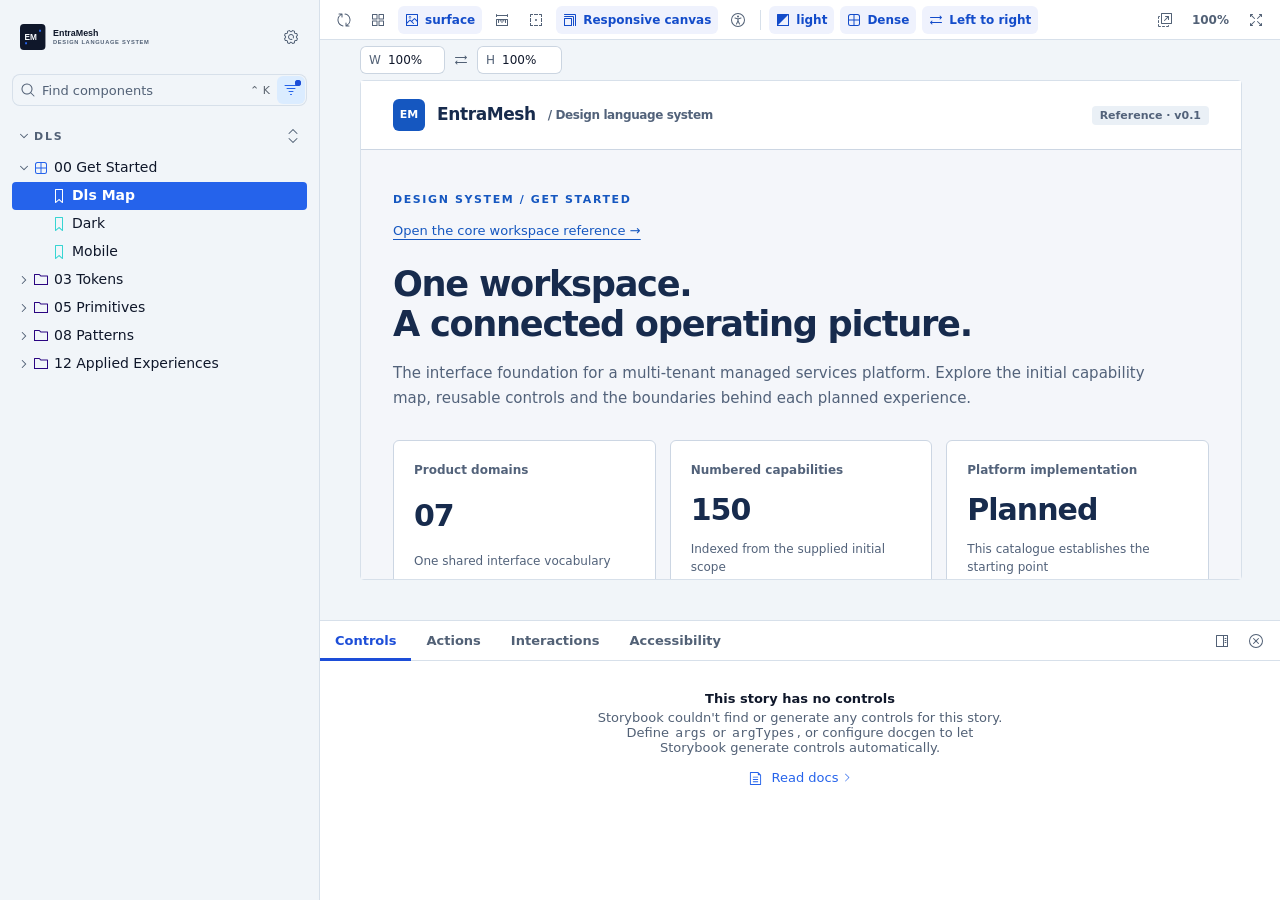
<file: index.html>
<!DOCTYPE html>
<html lang="en">
  <head>
    <meta charset="utf-8" />

    <title>storybook - Storybook</title>
    <meta name="viewport" content="width=device-width, initial-scale=1" />

    
    <link rel="icon" type="image/svg+xml" href="./favicon.svg" />
    
    <style>
      @font-face {
        font-family: 'Nunito Sans';
        font-style: normal;
        font-weight: 400;
        font-display: swap;
        src: url('./sb-common-assets/nunito-sans-regular.woff2') format('woff2');
      }

      @font-face {
        font-family: 'Nunito Sans';
        font-style: italic;
        font-weight: 400;
        font-display: swap;
        src: url('./sb-common-assets/nunito-sans-italic.woff2') format('woff2');
      }

      @font-face {
        font-family: 'Nunito Sans';
        font-style: normal;
        font-weight: 700;
        font-display: swap;
        src: url('./sb-common-assets/nunito-sans-bold.woff2') format('woff2');
      }

      @font-face {
        font-family: 'Nunito Sans';
        font-style: italic;
        font-weight: 700;
        font-display: swap;
        src: url('./sb-common-assets/nunito-sans-bold-italic.woff2') format('woff2');
      }
    </style>

    <link href="./sb-manager/runtime.js" rel="modulepreload" />

    
    <link href="./sb-addons/storybook-core-server-presets-0/common-manager-bundle.js" rel="modulepreload" />
    
    <link href="./sb-addons/a11y-1/manager-bundle.js" rel="modulepreload" />
    
    <link href="./sb-addons/docs-2/manager-bundle.js" rel="modulepreload" />
    
    <link href="./sb-addons/vitest-3/manager-bundle.js" rel="modulepreload" />
    
    <link href="./sb-addons/storybook-4/manager-bundle.js" rel="modulepreload" />
       

    <style>
      #storybook-root[hidden] {
        display: none !important;
      }
    </style>

    
  </head>
  <body>
    <div id="root"></div>

    
    <script>
      
        
          window['FEATURES'] = {
  "actions": true,
  "argTypeTargetsV7": true,
  "babelRemoveBugfixes": false,
  "backgrounds": true,
  "changeDetection": true,
  "componentsManifest": false,
  "controls": true,
  "disallowImplicitActionsInRenderV8": true,
  "highlight": true,
  "interactions": true,
  "legacyDecoratorFileOrder": false,
  "measure": true,
  "outline": true,
  "menuOnboardingChecklist": true,
  "sidebarOnboardingChecklist": true,
  "viewport": true
};
        
      
        
          window['REFS'] = {};
        
      
        
          window['LOGLEVEL'] = "info";
        
      
        
          window['DOCS_OPTIONS'] = {
  "defaultName": "Docs"
};
        
      
        
          window['CONFIG_TYPE'] = "PRODUCTION";
        
      
        
          window['DOCGEN_STORY_PREPARED'] = false;
        
      
        
      
        
      
        
          window['TAGS_OPTIONS'] = {
  "canonical": {},
  "candidate": {},
  "reserved": {
    "defaultFilterSelection": "exclude"
  },
  "deprecated": {
    "defaultFilterSelection": "exclude"
  },
  "beta": {},
  "native-html": {},
  "tokens": {},
  "primitive": {},
  "component": {},
  "widget": {},
  "experience-block": {},
  "product-surface": {},
  "tooling": {}
};
        
      
        
          window['STORYBOOK_BUILDER'] = "vite";
        
      
        
          window['STORYBOOK_FRAMEWORK'] = "react-vite";
        
      
        
          window['STORYBOOK_RENDERER'] = "react";
        
      
        
      
    </script>
    

    <script type="module">
      import './sb-manager/globals-runtime.js';

      
        import './sb-addons/storybook-core-server-presets-0/common-manager-bundle.js';
      
        import './sb-addons/a11y-1/manager-bundle.js';
      
        import './sb-addons/docs-2/manager-bundle.js';
      
        import './sb-addons/vitest-3/manager-bundle.js';
      
        import './sb-addons/storybook-4/manager-bundle.js';
      

      import './sb-manager/runtime.js';
    </script>
  </body>
</html>
</file>
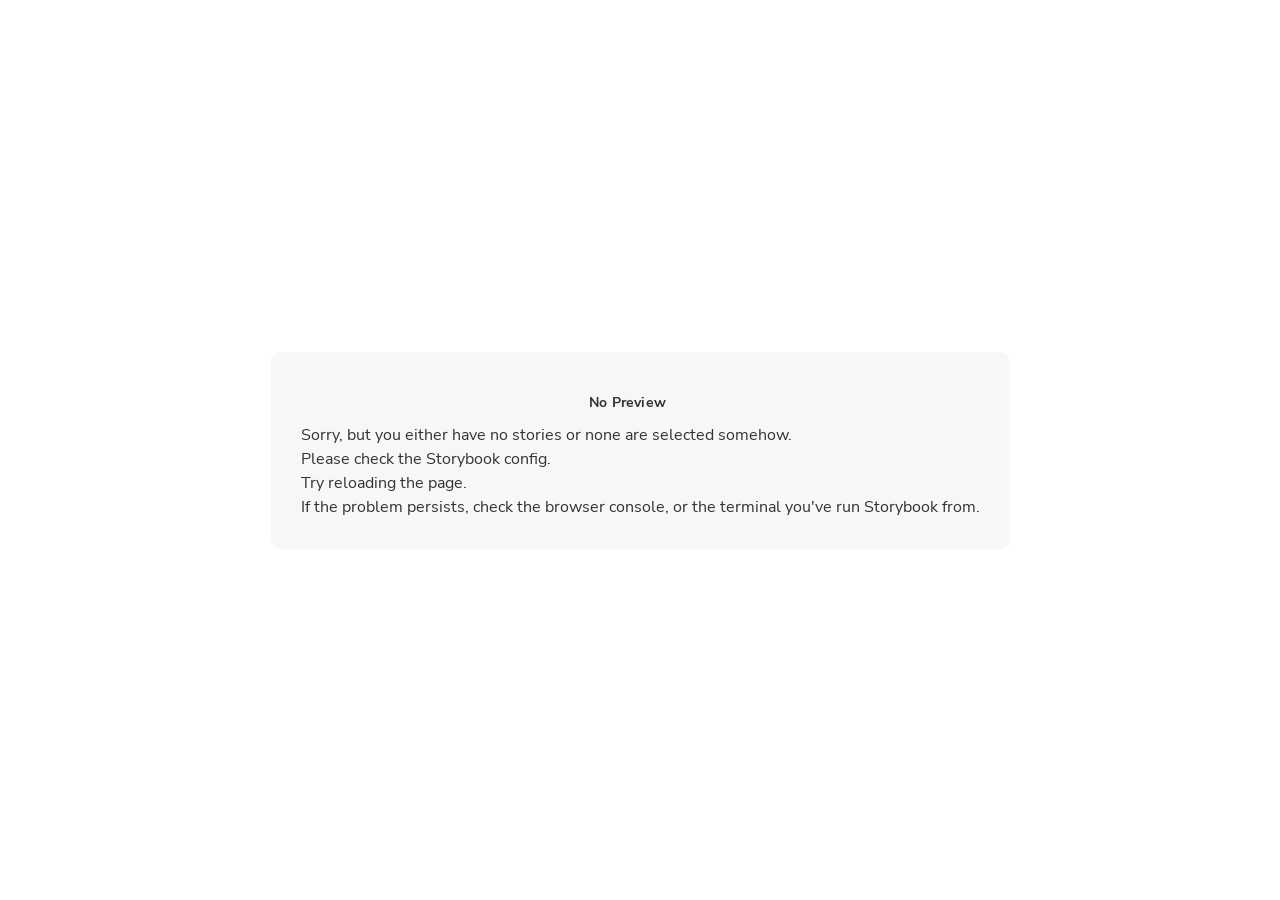
<file: iframe.html>
<!doctype html>
<!--suppress HtmlUnknownTarget -->
<html lang="en">
  <head><script type="module" src="./vite-inject-mocker-entry.js"></script>
    <meta charset="utf-8" />
    <title>Storybook</title>
    <meta name="viewport" content="width=device-width, initial-scale=1" />

    <style>
      @font-face {
        font-family: 'Nunito Sans';
        font-style: normal;
        font-weight: 400;
        font-display: swap;
        src: url('./sb-common-assets/nunito-sans-regular.woff2') format('woff2');
      }

      @font-face {
        font-family: 'Nunito Sans';
        font-style: italic;
        font-weight: 400;
        font-display: swap;
        src: url('./sb-common-assets/nunito-sans-italic.woff2') format('woff2');
      }

      @font-face {
        font-family: 'Nunito Sans';
        font-style: normal;
        font-weight: 700;
        font-display: swap;
        src: url('./sb-common-assets/nunito-sans-bold.woff2') format('woff2');
      }

      @font-face {
        font-family: 'Nunito Sans';
        font-style: italic;
        font-weight: 700;
        font-display: swap;
        src: url('./sb-common-assets/nunito-sans-bold-italic.woff2') format('woff2');
      }
    </style>

    <script>
      window.CONFIG_TYPE = 'PRODUCTION';
      window.LOGLEVEL = 'info';
      window.FRAMEWORK_OPTIONS = {};
      window.CHANNEL_OPTIONS = {};
      window.FEATURES = {"actions":true,"argTypeTargetsV7":true,"babelRemoveBugfixes":false,"backgrounds":true,"changeDetection":true,"componentsManifest":false,"controls":true,"disallowImplicitActionsInRenderV8":true,"highlight":true,"interactions":true,"legacyDecoratorFileOrder":false,"measure":true,"outline":true,"menuOnboardingChecklist":true,"sidebarOnboardingChecklist":true,"viewport":true};
      window.STORIES = [{"titlePrefix":"","directory":"./src","files":"**/*.mdx","importPathMatcher":"^\\.[\\\\/](?:src(?:\\/(?!\\.)(?:(?:(?!(?:^|\\/)\\.).)*?)\\/|\\/|$)(?!\\.)(?=.)[^/]*?\\.mdx)$"},{"titlePrefix":"","directory":"./src","files":"**/*.stories.@(js|jsx|mjs|ts|tsx)","importPathMatcher":"^\\.[\\\\/](?:src(?:\\/(?!\\.)(?:(?:(?!(?:^|\\/)\\.).)*?)\\/|\\/|$)(?!\\.)(?=.)[^/]*?\\.stories\\.(js|jsx|mjs|ts|tsx))$"}];
      window.DOCS_OPTIONS = {"defaultName":"Docs"};
      window.TAGS_OPTIONS = {"canonical":{},"candidate":{},"reserved":{"defaultFilterSelection":"exclude"},"deprecated":{"defaultFilterSelection":"exclude"},"beta":{},"native-html":{},"tokens":{},"primitive":{},"component":{},"widget":{},"experience-block":{},"product-surface":{},"tooling":{}};

      

      // We do this so that "module && module.hot" etc. in Storybook source code
      // doesn't fail (it will simply be disabled)
      window.module = undefined;
      window.global = window;
    </script>
    <base target="_parent" />

<style>
  /* While we aren't showing the main block yet, but still preparing, we want everything the user has rendered, which may or may not be in #storybook-root, to be display none */
  .sb-show-preparing-story:not(.sb-show-main) > :not(.sb-preparing-story) {
    display: none;
  }

  .sb-show-preparing-docs:not(.sb-show-main) > :not(.sb-preparing-docs) {
    display: none;
  }

  /* Hide our own blocks when we aren't supposed to be showing them */
  :not(.sb-show-preparing-story) > .sb-preparing-story,
  :not(.sb-show-preparing-docs) > .sb-preparing-docs,
  :not(.sb-show-nopreview) > .sb-nopreview,
  :not(.sb-show-errordisplay) > .sb-errordisplay {
    display: none;
  }

  .sb-show-main.sb-main-centered {
    margin: 0;
    display: flex;
    align-items: center;
    min-height: 100vh;
  }

  .sb-show-main.sb-main-centered #storybook-root {
    box-sizing: border-box;
    margin: auto;
    padding: 1rem;
    max-height: 100%;
    /* Hack for centering correctly in IE11 */
  }

  /* Vertical centering fix for IE11 */
  @media screen and (-ms-high-contrast: none), (-ms-high-contrast: active) {
    .sb-show-main.sb-main-centered:after {
      content: '';
      min-height: inherit;
      font-size: 0;
    }
  }

  .sb-show-main.sb-main-fullscreen {
    margin: 0;
    padding: 0;
    display: block;
  }

  .sb-show-main.sb-main-padded {
    margin: 0;
    padding: 1rem;
    display: block;
    box-sizing: border-box;
  }

  .sb-wrapper {
    position: fixed;
    top: 0;
    bottom: 0;
    left: 0;
    right: 0;
    box-sizing: border-box;

    padding: 40px;
    font-family:
      'Nunito Sans',
      -apple-system,
      '.SFNSText-Regular',
      'San Francisco',
      BlinkMacSystemFont,
      'Segoe UI',
      'Helvetica Neue',
      Helvetica,
      Arial,
      sans-serif;
    -webkit-font-smoothing: antialiased;
    overflow: auto;
  }

  @media (max-width: 700px) {
    .sb-wrapper {
      padding: 20px;
    }
  }

  @media (max-width: 500px) {
    .sb-wrapper {
      padding: 10px;
    }
  }

  .sb-heading {
    font-size: 14px;
    font-weight: 600;
    letter-spacing: 0.2px;
    margin: 10px 0;
    padding-right: 25px;
  }

  .sb-nopreview {
    display: flex;
    align-content: center;
    justify-content: center;
    box-sizing: border-box;
  }

  .sb-nopreview_main {
    margin: auto;
    padding: 30px;
    border-radius: 10px;
    background: rgb(247, 247, 247);
    color: rgb(46, 52, 56);
  }

  .sb-nopreview_main * {
    background: rgb(247, 247, 247);
    color: rgb(46, 52, 56);
  }

  .sb-nopreview_heading {
    text-align: center;
  }

  .sb-errordisplay {
    background: #f6f9fc;
    color: black;
    z-index: 999999;
    width: 100vw;
    min-height: 100vh;
    box-sizing: border-box;
  }

  .sb-errordisplay_main {
    margin: auto;
    padding: 24px;
    display: flex;
    box-sizing: border-box;

    flex-direction: column;
    min-height: 100%;
    width: 100%;
    border-radius: 6px;
    background: white;
    color: black;
    border: 1px solid #ff0000;
    box-shadow: 0 0 64px rgba(0, 0, 0, 0.1);
    gap: 24px;
  }

  .sb-errordisplay_main ol {
    padding-left: 18px;
    margin: 0;
  }

  /* Redefine colors to ensure readability regardless of user-provided * selectors. */
  .sb-errordisplay_main * {
    background: white;
    color: black;
  }

  /* Exclude error code block from the universal reset to preserve ANSI colors and dark theme */
  .sb-errordisplay_main .sb-errordisplay_code,
  .sb-errordisplay_main .sb-errordisplay_code * {
    background: #242424;
    color: #c6c6c6;
  }

  .sb-errordisplay_main h1 {
    font-family: inherit;
    font-size: 22px;
    font-weight: 400;
    line-height: 30px;
    margin: 0;
  }

  .sb-errordisplay_main h1::before {
    content: '';
    display: inline-block;
    width: 12px;
    height: 12px;
    background: #ff4400;
    border-radius: 50%;
    margin-right: 8px;
  }

  .sb-errordisplay_main p,
  .sb-errordisplay_main ol {
    font-family: inherit;
    font-size: 14px;
    font-weight: 400;
    line-height: 19px;
    margin: 0;
  }

  .sb-errordisplay_main li + li {
    margin: 0;
    padding: 0;
    padding-top: 12px;
  }

  .sb-errordisplay_main a {
    color: currentColor;
  }

  .sb-errordisplay_main .sb-errordisplay_code {
    padding: 10px;
    flex: 1;
    background: #242424;
    color: #c6c6c6;
    box-sizing: border-box;

    font-size: 14px;
    font-weight: 400;
    line-height: 19px;
    border-radius: 4px;

    font-family:
      'Operator Mono', 'Fira Code Retina', 'Fira Code', 'FiraCode-Retina', 'Andale Mono',
      'Lucida Console', Consolas, Monaco, monospace;
    margin: 0;
    overflow: auto;
  }

  .sb-errordisplay_main .sb-errordisplay_code code {
    background-color: inherit;
    color: inherit;
  }

  .sb-errordisplay_main .sb-errordisplay_code {
    white-space: pre-wrap;
  }

  @-webkit-keyframes sb-rotate360 {
    from {
      transform: rotate(0deg);
    }

    to {
      transform: rotate(360deg);
    }
  }

  @keyframes sb-rotate360 {
    from {
      transform: rotate(0deg);
    }

    to {
      transform: rotate(360deg);
    }
  }

  @-webkit-keyframes sb-glow {
    0%,
    100% {
      opacity: 1;
    }

    50% {
      opacity: 0.4;
    }
  }

  @keyframes sb-glow {
    0%,
    100% {
      opacity: 1;
    }

    50% {
      opacity: 0.4;
    }
  }

  /* We display the preparing loaders *over* the rendering story */
  .sb-preparing-story,
  .sb-preparing-docs {
    background-color: white;
    /* Maximum possible z-index. It would be better to use stacking contexts to ensure it's always
    on top, but this isn't possible as it would require making CSS changes that could affect user code */
    z-index: 2147483647;
  }

  .sb-loader {
    -webkit-animation: sb-rotate360 0.7s linear infinite;
    animation: sb-rotate360 0.7s linear infinite;
    border-color: rgba(97, 97, 97, 0.29);
    border-radius: 50%;
    border-style: solid;
    border-top-color: #646464;
    border-width: 2px;
    display: inline-block;
    height: 32px;
    left: 50%;
    margin-left: -16px;
    margin-top: -16px;
    mix-blend-mode: difference;
    overflow: hidden;
    position: absolute;
    top: 50%;
    transition: all 200ms ease-out;
    vertical-align: top;
    width: 32px;
    z-index: 4;
  }

  .sb-previewBlock {
    background: #fff;
    border: 1px solid rgba(0, 0, 0, 0.1);
    border-radius: 4px;
    box-shadow: rgba(0, 0, 0, 0.1) 0 1px 3px 0;
    margin: 25px auto 40px;
    max-width: 600px;
  }

  .sb-previewBlock_header {
    align-items: center;
    box-shadow: rgba(0, 0, 0, 0.1) 0 -1px 0 0 inset;
    display: flex;
    gap: 14px;
    height: 40px;
    padding: 0 12px;
  }

  .sb-previewBlock_icon {
    -webkit-animation: sb-glow 1.5s ease-in-out infinite;
    animation: sb-glow 1.5s ease-in-out infinite;
    background: #e6e6e6;
    height: 14px;
    width: 14px;
  }

  .sb-previewBlock_icon:last-child {
    margin-left: auto;
  }

  .sb-previewBlock_body {
    -webkit-animation: sb-glow 1.5s ease-in-out infinite;
    animation: sb-glow 1.5s ease-in-out infinite;
    height: 182px;
    position: relative;
  }

  .sb-argstableBlock {
    border-collapse: collapse;
    border-spacing: 0;
    font-size: 13px;
    line-height: 20px;
    margin: 25px auto 40px;
    max-width: 600px;
    text-align: left;
    width: 100%;
  }

  .sb-argstableBlock th:first-of-type,
  .sb-argstableBlock td:first-of-type {
    padding-left: 20px;
  }

  .sb-argstableBlock th:nth-of-type(2),
  .sb-argstableBlock td:nth-of-type(2) {
    width: 35%;
  }

  .sb-argstableBlock th:nth-of-type(3),
  .sb-argstableBlock td:nth-of-type(3) {
    width: 15%;
  }

  .sb-argstableBlock th:last-of-type,
  .sb-argstableBlock td:last-of-type {
    width: 25%;
    padding-right: 20px;
  }

  .sb-argstableBlock th span,
  .sb-argstableBlock td span {
    -webkit-animation: sb-glow 1.5s ease-in-out infinite;
    animation: sb-glow 1.5s ease-in-out infinite;
    background-color: rgba(0, 0, 0, 0.1);
    border-radius: 0;
    box-shadow: none;
    color: transparent;
  }

  .sb-argstableBlock th {
    padding: 10px 15px;
  }

  .sb-argstableBlock-body {
    border-radius: 4px;
    box-shadow:
      rgba(0, 0, 0, 0.1) 0 1px 3px 1px,
      rgba(0, 0, 0, 0.065) 0 0 0 1px;
  }

  .sb-argstableBlock-body tr {
    background: transparent;
    overflow: hidden;
  }

  .sb-argstableBlock-body tr:not(:first-child) {
    border-top: 1px solid #e6e6e6;
  }

  .sb-argstableBlock-body tr:first-child td:first-child {
    border-top-left-radius: 4px;
  }

  .sb-argstableBlock-body tr:first-child td:last-child {
    border-top-right-radius: 4px;
  }

  .sb-argstableBlock-body tr:last-child td:first-child {
    border-bottom-left-radius: 4px;
  }

  .sb-argstableBlock-body tr:last-child td:last-child {
    border-bottom-right-radius: 4px;
  }

  .sb-argstableBlock-body td {
    background: #fff;
    padding-bottom: 10px;
    padding-top: 10px;
    vertical-align: top;
  }

  .sb-argstableBlock-body td:not(:first-of-type) {
    padding-left: 15px;
    padding-right: 15px;
  }

  .sb-argstableBlock-body button {
    -webkit-animation: sb-glow 1.5s ease-in-out infinite;
    animation: sb-glow 1.5s ease-in-out infinite;
    background-color: rgba(0, 0, 0, 0.1);
    border: 0;
    border-radius: 0;
    box-shadow: none;
    color: transparent;
    display: inline;
    font-size: 12px;
    line-height: 1;
    padding: 10px 16px;
  }

  .sb-argstableBlock-summary {
    margin-top: 4px;
  }

  .sb-argstableBlock-code {
    margin-right: 4px;
    margin-bottom: 4px;
    padding: 2px 5px;
  }

  .sb-sr-only,
  .sb-hidden-until-focus:not(:focus) {
    position: absolute;
    width: 1px;
    height: 1px;
    padding: 0px;
    margin: -1px;
    overflow: hidden;
    clip: rect(0, 0, 0, 0);
    border: none;
  }

  .sb-hidden-until-focus {
    opacity: 0;
    transition: opacity 150ms ease-out;
  }

  .sb-hidden-until-focus:focus {
    opacity: 1;
  }
</style>

<script>
  /* globals window */
  try {
    if (window.top !== window) {
      window.__REACT_DEVTOOLS_GLOBAL_HOOK__ = window.top.__REACT_DEVTOOLS_GLOBAL_HOOK__;
      window.__VUE_DEVTOOLS_GLOBAL_HOOK__ = window.top.__VUE_DEVTOOLS_GLOBAL_HOOK__;
      window.top.__VUE_DEVTOOLS_CONTEXT__ = window.document;
    }
  } catch (e) {
    // eslint-disable-next-line no-console
    console.warn('unable to connect to top frame for connecting dev tools');
  }
</script>

    <script type="module" crossorigin src="./assets/iframe-D8_f4cOD.js"></script>
    <link rel="modulepreload" crossorigin href="./assets/preload-helper-PPVm8Dsz.js">
    <link rel="stylesheet" crossorigin href="./assets/iframe-DXhoBUWp.css">
  </head>

  <body>
    <div class="sb-preparing-story sb-wrapper">
  <div class="sb-loader"></div>
</div>

<div class="sb-preparing-docs sb-wrapper">
  <div class="sb-previewBlock">
    <div class="sb-previewBlock_header">
      <div class="sb-previewBlock_icon"></div>
      <div class="sb-previewBlock_icon"></div>
      <div class="sb-previewBlock_icon"></div>
      <div class="sb-previewBlock_icon"></div>
    </div>
    <div class="sb-previewBlock_body">
      <div class="sb-loader"></div>
    </div>
  </div>
  <table aria-hidden="true" class="sb-argstableBlock">
    <thead class="sb-argstableBlock-head">
      <tr>
        <th><span>Name</span></th>
        <th><span>Description</span></th>
        <th><span>Default</span></th>
        <th><span>Control </span></th>
      </tr>
    </thead>
    <tbody class="sb-argstableBlock-body">
      <tr>
        <td><span>propertyName</span><span title="Required">*</span></td>
        <td>
          <div><span>This is a short description</span></div>
          <div class="sb-argstableBlock-summary">
            <div><span class="sb-argstableBlock-code">summary</span></div>
          </div>
        </td>
        <td>
          <div><span class="sb-argstableBlock-code">defaultValue</span></div>
        </td>
        <td><button>Set string</button></td>
      </tr>
      <tr>
        <td><span>propertyName</span><span>*</span></td>
        <td>
          <div><span>This is a short description</span></div>
          <div class="sb-argstableBlock-summary">
            <div><span class="sb-argstableBlock-code">summary</span></div>
          </div>
        </td>
        <td>
          <div><span class="sb-argstableBlock-code">defaultValue</span></div>
        </td>
        <td><button>Set string</button></td>
      </tr>
      <tr>
        <td><span>propertyName</span><span>*</span></td>
        <td>
          <div><span>This is a short description</span></div>
          <div class="sb-argstableBlock-summary">
            <div><span class="sb-argstableBlock-code">summary</span></div>
          </div>
        </td>
        <td>
          <div><span class="sb-argstableBlock-code">defaultValue</span></div>
        </td>
        <td><button>Set string</button></td>
      </tr>
    </tbody>
  </table>
</div>

<div class="sb-nopreview sb-wrapper">
  <div class="sb-nopreview_main">
    <h1 class="sb-nopreview_heading sb-heading">No Preview</h1>
    <p>Sorry, but you either have no stories or none are selected somehow.</p>
    <ul>
      <li>Please check the Storybook config.</li>
      <li>Try reloading the page.</li>
    </ul>
    <p>
      If the problem persists, check the browser console, or the terminal you've run Storybook from.
    </p>
  </div>
</div>

<div class="sb-errordisplay sb-wrapper">
  <div class="sb-errordisplay_main">
    <h1 id="error-message"></h1>
    <p>
      The component failed to render properly, likely due to a configuration issue in Storybook.
      Here are some common causes and how you can address them:
    </p>
    <ol>
      <li>
        <strong>Missing Context/Providers</strong>: You can use decorators to supply specific
        contexts or providers, which are sometimes necessary for components to render correctly. For
        detailed instructions on using decorators, please visit the
        <a href="https://storybook.js.org/docs/writing-stories/decorators"
          >Decorators documentation</a
        >.
      </li>
      <li>
        <strong>Misconfigured Webpack or Vite</strong>: Verify that Storybook picks up all necessary
        settings for loaders, plugins, and other relevant parameters. You can find step-by-step
        guides for configuring
        <a href="https://storybook.js.org/docs/builders/webpack">Webpack</a> or
        <a href="https://storybook.js.org/docs/builders/vite">Vite</a>
        with Storybook.
      </li>
      <li>
        <strong>Missing Environment Variables</strong>: Your Storybook may require specific
        environment variables to function as intended. You can set up custom environment variables
        as outlined in the
        <a href="https://storybook.js.org/docs/configure/environment-variables"
          >Environment Variables documentation</a
        >.
      </li>
    </ol>
    <pre class="sb-errordisplay_code"><code id="error-stack"></code></pre>
  </div>
</div>

    <div id="storybook-root"></div>
    <div id="storybook-docs"></div>
    <script>
      function __onViteAppLoadingError(event) {
        const hostname = globalThis.location.hostname;
        if (hostname !== 'localhost' && globalThis.CONFIG_TYPE === 'DEVELOPMENT') {
          const message = `Failed to load the Storybook preview file 'vite-app.js':

      It looks like you're visiting the Storybook development server on another hostname than localhost: '${hostname}', but you haven't configured the necessary security features to support this.
      Please re-run your Storybook development server with the '--host ${hostname}' flag, or manually configure your Vite allowedHosts configuration with viteFinal.

      See:`;
          const docs = [
            'https://storybook.js.org/docs/api/cli-options#dev',
            'https://storybook.js.org/docs/api/main-config/main-config-vite-final',
            'https://vite.dev/config/server-options.html#server-allowedhosts',
          ];
          console.error(`${message}\n${docs.map((doc) => `- ${doc}`).join('\n')}`);

          document.getElementById('storybook-root').innerHTML =
            `<p style="color: red; max-width: 70ch">${message.replaceAll(
              '\n',
              '<br/>'
            )}<ul>${docs.map((doc) => `<li><a href='${doc}' target='_blank'>${doc}</a></li>`).join('')}</ul></p>`;
          return;
        }
      }
    </script>
  </body>
</html>
</file>
<file: assets/iframe-DXhoBUWp.css>
:root{color-scheme:light;--em-canvas: #f4f6fa;--em-surface: #ffffff;--em-subtle: #eaf0f6;--em-text: #172b4d;--em-muted: #52627a;--em-border: #ccd6e3;--em-accent: #1557c0;--em-on-accent: #ffffff;--em-positive: #176643;--em-positive-bg: #e4f5ec;--em-warning: #805300;--em-warning-bg: #fff3d4;--em-danger: #b12432;--em-danger-bg: #ffeaec;--em-radius: 6px;--em-row: 32px;--em-font: Inter, ui-sans-serif, system-ui, -apple-system, BlinkMacSystemFont, "Segoe UI", sans-serif;--em-mono: "Cascadia Code", Consolas, monospace}.dark{color-scheme:dark;--em-canvas: #101928;--em-surface: #18253a;--em-subtle: #24344e;--em-text: #e7eef9;--em-muted: #b0bfd5;--em-border: #465b78;--em-accent: #8bb9ff;--em-on-accent: #10213b;--em-positive: #8ee2b4;--em-positive-bg: #173e30;--em-warning: #f3cf7e;--em-warning-bg: #44391e;--em-danger: #ffacb7;--em-danger-bg: #492936}[data-density=dense]{--em-row: 32px}[data-density=standard]{--em-row: 40px}.em-button{min-height:var(--em-row);padding:5px 14px;border:1px solid transparent;border-radius:var(--em-radius);font:600 13px var(--em-font);cursor:pointer;background:var(--em-accent);color:var(--em-on-accent)}.em-button--secondary{background:var(--em-surface);color:var(--em-text);border-color:var(--em-border)}.em-button--danger{background:var(--em-danger-bg);color:var(--em-danger);border-color:var(--em-danger)}.em-button:disabled{opacity:.55;cursor:not-allowed}.em-button:hover:not(:disabled){filter:brightness(.94)}:where(button,input,select,a):focus-visible{outline:3px solid var(--em-accent);outline-offset:3px}.em-badge{display:inline-flex;align-items:center;padding:3px 8px;border-radius:4px;background:var(--em-subtle);color:var(--em-muted);font:600 11px var(--em-font);white-space:nowrap}.em-badge--positive{color:var(--em-positive);background:var(--em-positive-bg)}.em-badge--warning{color:var(--em-warning);background:var(--em-warning-bg)}.em-badge--danger{color:var(--em-danger);background:var(--em-danger-bg)}.em-metric{padding:20px;border:1px solid var(--em-border);border-radius:var(--em-radius);background:var(--em-surface);display:grid;gap:8px}.em-metric>span{color:var(--em-muted);font-size:12px;font-weight:600}.em-metric>strong{color:var(--em-text);font-size:30px;letter-spacing:-1px;font-variant-numeric:tabular-nums}.em-metric>small{color:var(--em-muted);font-size:12px}*,:before,:after{--tw-border-spacing-x: 0;--tw-border-spacing-y: 0;--tw-translate-x: 0;--tw-translate-y: 0;--tw-rotate: 0;--tw-skew-x: 0;--tw-skew-y: 0;--tw-scale-x: 1;--tw-scale-y: 1;--tw-pan-x: ;--tw-pan-y: ;--tw-pinch-zoom: ;--tw-scroll-snap-strictness: proximity;--tw-gradient-from-position: ;--tw-gradient-via-position: ;--tw-gradient-to-position: ;--tw-ordinal: ;--tw-slashed-zero: ;--tw-numeric-figure: ;--tw-numeric-spacing: ;--tw-numeric-fraction: ;--tw-ring-inset: ;--tw-ring-offset-width: 0px;--tw-ring-offset-color: #fff;--tw-ring-color: rgb(59 130 246 / .5);--tw-ring-offset-shadow: 0 0 #0000;--tw-ring-shadow: 0 0 #0000;--tw-shadow: 0 0 #0000;--tw-shadow-colored: 0 0 #0000;--tw-blur: ;--tw-brightness: ;--tw-contrast: ;--tw-grayscale: ;--tw-hue-rotate: ;--tw-invert: ;--tw-saturate: ;--tw-sepia: ;--tw-drop-shadow: ;--tw-backdrop-blur: ;--tw-backdrop-brightness: ;--tw-backdrop-contrast: ;--tw-backdrop-grayscale: ;--tw-backdrop-hue-rotate: ;--tw-backdrop-invert: ;--tw-backdrop-opacity: ;--tw-backdrop-saturate: ;--tw-backdrop-sepia: ;--tw-contain-size: ;--tw-contain-layout: ;--tw-contain-paint: ;--tw-contain-style: }::backdrop{--tw-border-spacing-x: 0;--tw-border-spacing-y: 0;--tw-translate-x: 0;--tw-translate-y: 0;--tw-rotate: 0;--tw-skew-x: 0;--tw-skew-y: 0;--tw-scale-x: 1;--tw-scale-y: 1;--tw-pan-x: ;--tw-pan-y: ;--tw-pinch-zoom: ;--tw-scroll-snap-strictness: proximity;--tw-gradient-from-position: ;--tw-gradient-via-position: ;--tw-gradient-to-position: ;--tw-ordinal: ;--tw-slashed-zero: ;--tw-numeric-figure: ;--tw-numeric-spacing: ;--tw-numeric-fraction: ;--tw-ring-inset: ;--tw-ring-offset-width: 0px;--tw-ring-offset-color: #fff;--tw-ring-color: rgb(59 130 246 / .5);--tw-ring-offset-shadow: 0 0 #0000;--tw-ring-shadow: 0 0 #0000;--tw-shadow: 0 0 #0000;--tw-shadow-colored: 0 0 #0000;--tw-blur: ;--tw-brightness: ;--tw-contrast: ;--tw-grayscale: ;--tw-hue-rotate: ;--tw-invert: ;--tw-saturate: ;--tw-sepia: ;--tw-drop-shadow: ;--tw-backdrop-blur: ;--tw-backdrop-brightness: ;--tw-backdrop-contrast: ;--tw-backdrop-grayscale: ;--tw-backdrop-hue-rotate: ;--tw-backdrop-invert: ;--tw-backdrop-opacity: ;--tw-backdrop-saturate: ;--tw-backdrop-sepia: ;--tw-contain-size: ;--tw-contain-layout: ;--tw-contain-paint: ;--tw-contain-style: }*,:before,:after{box-sizing:border-box;border-width:0;border-style:solid;border-color:#e5e7eb}:before,:after{--tw-content: ""}html,:host{line-height:1.5;-webkit-text-size-adjust:100%;-moz-tab-size:4;-o-tab-size:4;tab-size:4;font-family:ui-sans-serif,system-ui,sans-serif,"Apple Color Emoji","Segoe UI Emoji",Segoe UI Symbol,"Noto Color Emoji";font-feature-settings:normal;font-variation-settings:normal;-webkit-tap-highlight-color:transparent}body{margin:0;line-height:inherit}hr{height:0;color:inherit;border-top-width:1px}abbr:where([title]){-webkit-text-decoration:underline dotted;text-decoration:underline dotted}h1,h2,h3,h4,h5,h6{font-size:inherit;font-weight:inherit}a{color:inherit;text-decoration:inherit}b,strong{font-weight:bolder}code,kbd,samp,pre{font-family:ui-monospace,SFMono-Regular,Menlo,Monaco,Consolas,Liberation Mono,Courier New,monospace;font-feature-settings:normal;font-variation-settings:normal;font-size:1em}small{font-size:80%}sub,sup{font-size:75%;line-height:0;position:relative;vertical-align:baseline}sub{bottom:-.25em}sup{top:-.5em}table{text-indent:0;border-color:inherit;border-collapse:collapse}button,input,optgroup,select,textarea{font-family:inherit;font-feature-settings:inherit;font-variation-settings:inherit;font-size:100%;font-weight:inherit;line-height:inherit;letter-spacing:inherit;color:inherit;margin:0;padding:0}button,select{text-transform:none}button,input:where([type=button]),input:where([type=reset]),input:where([type=submit]){-webkit-appearance:button;background-color:transparent;background-image:none}:-moz-focusring{outline:auto}:-moz-ui-invalid{box-shadow:none}progress{vertical-align:baseline}::-webkit-inner-spin-button,::-webkit-outer-spin-button{height:auto}[type=search]{-webkit-appearance:textfield;outline-offset:-2px}::-webkit-search-decoration{-webkit-appearance:none}::-webkit-file-upload-button{-webkit-appearance:button;font:inherit}summary{display:list-item}blockquote,dl,dd,h1,h2,h3,h4,h5,h6,hr,figure,p,pre{margin:0}fieldset{margin:0;padding:0}legend{padding:0}ol,ul,menu{list-style:none;margin:0;padding:0}dialog{padding:0}textarea{resize:vertical}input::-moz-placeholder,textarea::-moz-placeholder{opacity:1;color:#9ca3af}input::placeholder,textarea::placeholder{opacity:1;color:#9ca3af}button,[role=button]{cursor:pointer}:disabled{cursor:default}img,svg,video,canvas,audio,iframe,embed,object{display:block;vertical-align:middle}img,video{max-width:100%;height:auto}[hidden]:where(:not([hidden=until-found])){display:none}.sr-only{position:absolute;width:1px;height:1px;padding:0;margin:-1px;overflow:hidden;clip:rect(0,0,0,0);white-space:nowrap;border-width:0}.visible{visibility:visible}.fixed{position:fixed}.mx-auto{margin-left:auto;margin-right:auto}.min-h-screen{min-height:100vh}.max-w-5xl{max-width:64rem}.bg-background{background-color:var(--em-canvas)}.p-8{padding:2rem}.filter{filter:var(--tw-blur) var(--tw-brightness) var(--tw-contrast) var(--tw-grayscale) var(--tw-hue-rotate) var(--tw-invert) var(--tw-saturate) var(--tw-sepia) var(--tw-drop-shadow)}.transition{transition-property:color,background-color,border-color,text-decoration-color,fill,stroke,opacity,box-shadow,transform,filter,backdrop-filter;transition-timing-function:cubic-bezier(.4,0,.2,1);transition-duration:.15s}.em-shell-link{color:var(--em-accent);font-size:13px;margin-bottom:24px;text-decoration:underline;text-underline-offset:4px}*{box-sizing:border-box}body{margin:0;font-family:var(--em-font)}.em-page{color:var(--em-text);background:var(--em-canvas);min-height:100vh}.em-topbar{display:flex;align-items:center;justify-content:space-between;padding:18px 32px;border-bottom:1px solid var(--em-border);background:var(--em-surface);gap:16px}.em-brand{display:flex;align-items:center;gap:12px;font-size:17px;font-weight:750;letter-spacing:-.4px}.em-mark{display:grid;place-items:center;width:32px;height:32px;color:var(--em-on-accent);background:var(--em-accent);border-radius:6px;font-size:11px;letter-spacing:0}.em-topbar small{color:var(--em-muted);font-size:12px}.em-content{max-width:1440px;margin:auto;padding:42px 32px}.em-eyebrow{color:var(--em-accent);font-size:11px;letter-spacing:1.6px;text-transform:uppercase;font-weight:700;margin-bottom:12px}.em-content h1{font-size:clamp(26px,4vw,40px);font-weight:650;letter-spacing:-1.3px;line-height:1.15;margin:0 0 16px}.em-lead{color:var(--em-muted);max-width:790px;font-size:15px;line-height:1.7;margin-bottom:28px}.em-metrics{display:grid;grid-template-columns:repeat(3,1fr);gap:14px;margin:26px 0 34px}.em-section-heading{display:flex;justify-content:space-between;align-items:center;gap:12px;margin-bottom:18px}.em-section-heading h2{font-size:19px;font-weight:650;letter-spacing:-.4px}.em-section-heading>span{font-size:12px;color:var(--em-muted)}.em-modules{display:grid;grid-template-columns:repeat(2,minmax(0,1fr));gap:14px}.em-module{display:flex;flex-direction:column;padding:24px;background:var(--em-surface);border:1px solid var(--em-border);border-radius:var(--em-radius);gap:14px}.em-module-head{display:flex;justify-content:space-between;align-items:center}.em-module-number{color:var(--em-accent);font:600 12px var(--em-mono)}.em-module h3{font-size:17px;line-height:1.4;font-weight:650}.em-module p{font-size:13px;line-height:1.7;color:var(--em-muted)}.em-module a{margin-top:auto;color:var(--em-accent);font-size:13px;font-weight:650;text-decoration:underline;text-underline-offset:4px}.em-toolbar{display:flex;flex-wrap:wrap;align-items:end;gap:12px;background:var(--em-surface);border:1px solid var(--em-border);border-radius:var(--em-radius);padding:16px;margin-bottom:22px}.em-field{display:grid;gap:7px;flex:1 1 240px}.em-field label{font-size:12px;font-weight:600}.em-field input,.em-field select{height:max(36px,var(--em-row));border:1px solid var(--em-border);border-radius:4px;padding:0 10px;color:var(--em-text);background:var(--em-canvas);font:13px var(--em-font);min-width:0;width:100%}.em-results{color:var(--em-muted);font-size:12px;margin-bottom:14px}.em-capabilities{display:grid;gap:10px}.em-capability{background:var(--em-surface);border:1px solid var(--em-border);border-radius:var(--em-radius);padding:18px 20px}.em-capability-header{display:flex;align-items:baseline;gap:12px;margin-bottom:8px}.em-capability code{color:var(--em-accent);font:12px var(--em-mono);white-space:nowrap}.em-capability h3{font-size:14px;font-weight:650}.em-capability p{color:var(--em-muted);font-size:13px;line-height:1.65}.em-empty{text-align:center;padding:60px 24px;background:var(--em-surface);border:1px dashed var(--em-border);border-radius:var(--em-radius)}.em-empty h3{font-size:18px;font-weight:650;margin-bottom:10px}.em-empty p{color:var(--em-muted);margin-bottom:20px;font-size:13px}.em-note{border-inline-start:3px solid var(--em-accent);padding:12px 16px;font-size:12px;line-height:1.7;background:var(--em-subtle);color:var(--em-muted);margin-top:28px}.em-demo{color:var(--em-text);font-family:var(--em-font);padding:24px;display:grid;gap:20px}.em-demo h1{font-size:26px;font-weight:650}.em-demo p{color:var(--em-muted)}.em-demo-row{display:flex;flex-wrap:wrap;align-items:center;gap:12px}.em-swatches{display:grid;grid-template-columns:repeat(auto-fit,minmax(160px,1fr));gap:12px}.em-swatch{border:1px solid var(--em-border);border-radius:6px;overflow:hidden}.em-swatch>div{height:70px}.em-swatch code{display:block;padding:12px;font-size:12px}@media(max-width:700px){.em-content{padding:28px 18px}.em-topbar{padding:16px 18px}.em-topbar small{display:none}.em-metrics,.em-modules{grid-template-columns:1fr}.em-capability-header{align-items:start}.em-capability{padding:16px}}
</file>
